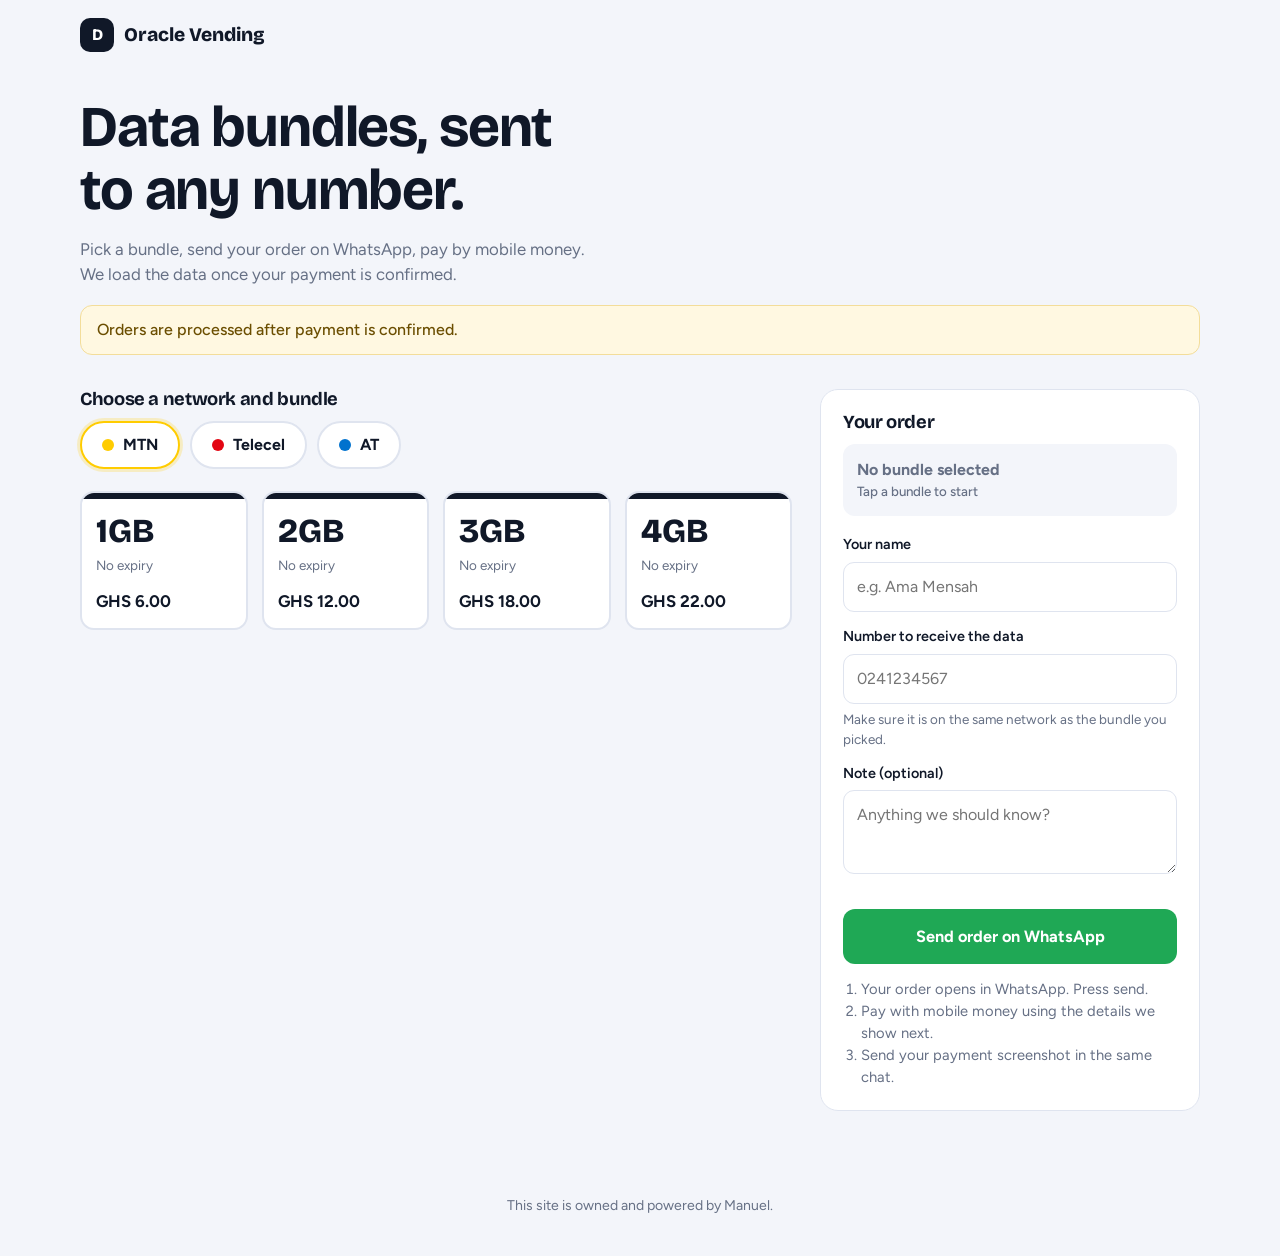
<file: index.html>
<!DOCTYPE html>
<html lang="en">
<head>
  <meta charset="UTF-8">
  <meta name="viewport" content="width=device-width, initial-scale=1">
  <title>Buy Data Bundles</title>
  <meta name="description" content="Order MTN, Telecel and AT data bundles and pay by mobile money.">
  <link rel="stylesheet" href="style.css">
</head>
<body>
  <header class="site-head">
    <div class="wrap">
      <div class="brand"><span class="mark">D</span><span id="shopName">Data Shop</span></div>
    </div>
  </header>

  <main class="wrap">
    <section class="hero">
      <h1>Data bundles, sent to any number.</h1>
      <p>Pick a bundle, send your order on WhatsApp, pay by mobile money. We load the data once your payment is confirmed.</p>
      <div class="notice hidden" id="notice"></div>
    </section>

    <div class="layout">
      <section aria-labelledby="pick-title">
        <h2 class="step-title" id="pick-title">Choose a network and bundle</h2>
        <div class="nets" id="nets" role="group" aria-label="Network"></div>
        <div class="grid" id="grid"></div>
      </section>

      <aside class="panel order-panel" id="orderPanel" aria-live="polite">
        <!-- Order form -->
        <div id="formView">
          <h2 class="step-title">Your order</h2>
          <div class="summary" id="summary">
            <div class="what"><span class="muted">No bundle selected</span><small>Tap a bundle to start</small></div>
          </div>
          <form id="orderForm" novalidate>
            <div class="field">
              <label for="name">Your name</label>
              <input id="name" type="text" autocomplete="name" placeholder="e.g. Ama Mensah" maxlength="60">
            </div>
            <div class="field">
              <label for="phone">Number to receive the data</label>
              <input id="phone" type="tel" inputmode="numeric" autocomplete="tel" placeholder="0241234567" maxlength="14">
              <div class="hint">Make sure it is on the same network as the bundle you picked.</div>
            </div>
            <div class="field">
              <label for="note">Note (optional)</label>
              <textarea id="note" maxlength="200" placeholder="Anything we should know?"></textarea>
            </div>
            <div class="err" id="formErr"></div>
            <button type="submit" class="btn wa">Send order on WhatsApp</button>
          </form>
          <ol class="steps">
            <li>Your order opens in WhatsApp. Press send.</li>
            <li>Pay with mobile money using the details we show next.</li>
            <li>Send your payment screenshot in the same chat.</li>
          </ol>
        </div>

        <!-- After order -->
        <div id="doneView" class="hidden">
          <h2 class="step-title">Order ready to send</h2>
          <p class="muted" style="margin-top:0">Order number <strong id="doneId"></strong></p>
          <div class="pay-box">
            <p>Pay <strong class="big" id="doneAmt"></strong> to:</p>
            <p><strong id="payNumber"></strong></p>
            <p class="muted" id="payName"></p>
            <p>Use <strong id="payRef"></strong> as the reference.</p>
          </div>
          <p class="hint" style="margin-bottom:14px">If WhatsApp did not open, use the button below. Then send your payment screenshot in the chat.</p>
          <a class="btn wa" id="waAgain" target="_blank" rel="noopener">Open WhatsApp</a>
          <button class="btn ghost" id="newOrder" style="width:100%;margin-top:10px">Place another order</button>
        </div>
      </aside>
    </div>
  </main>

  <footer class="foot">This site is owned and powered by Manuel.</footer>
  <div class="toast" id="toast" role="status"></div>

  <script src="config.js"></script>
  <script src="common.js"></script>
  <script src="shop.js"></script>
</body>
</html>
</file>
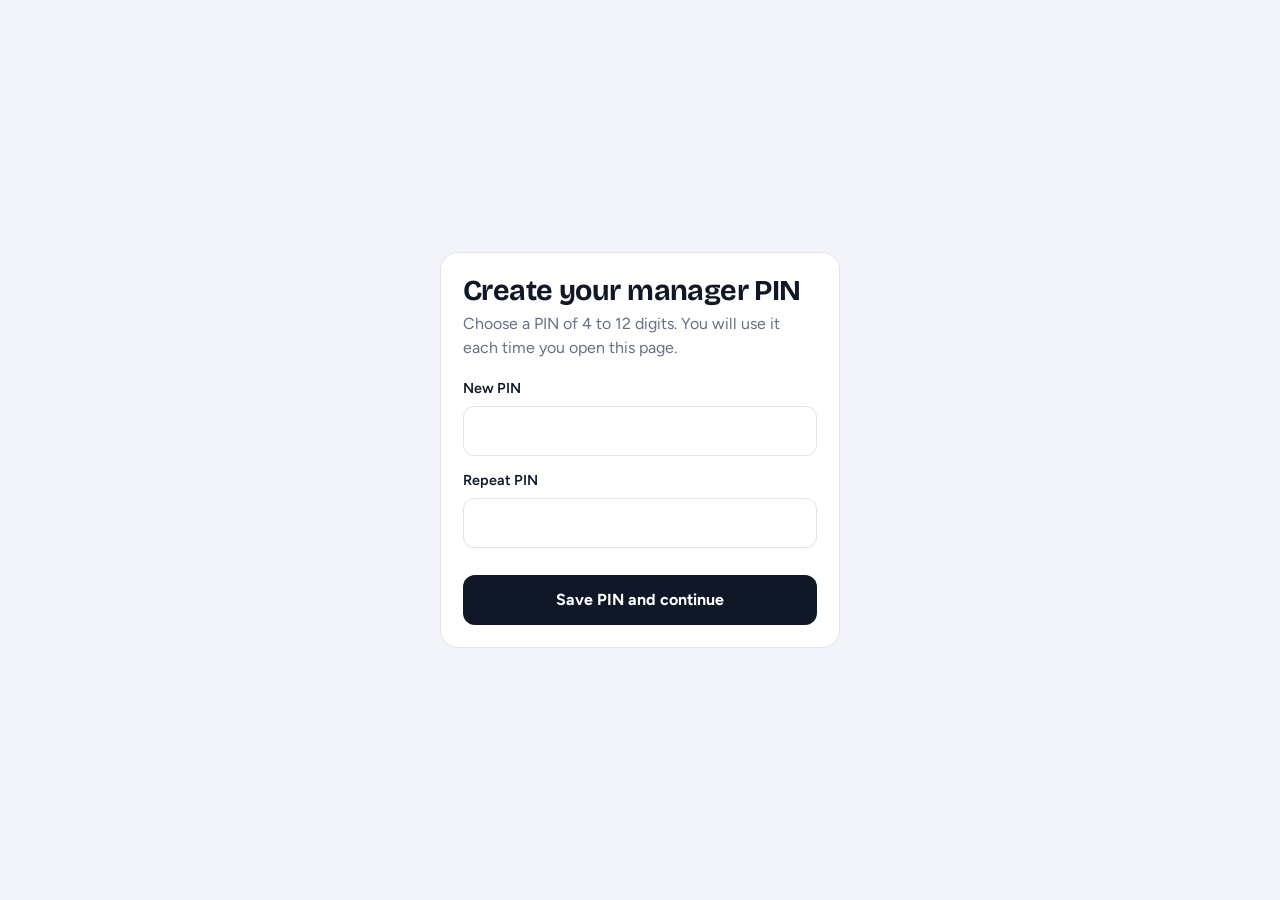
<file: admin.html>
<!DOCTYPE html>
<html lang="en">
<head>
  <meta charset="UTF-8">
  <meta name="viewport" content="width=device-width, initial-scale=1">
  <meta name="robots" content="noindex, nofollow">
  <title>Manager Dashboard</title>
  <link rel="stylesheet" href="style.css">
</head>
<body>

  <!-- Sign in / set PIN -->
  <div class="auth-wrap" id="auth">
    <div class="panel auth-card">
      <h1 id="authTitle">Manager sign in</h1>
      <p id="authText">Enter your PIN to open the dashboard.</p>
      <form id="authForm">
        <div class="field">
          <label for="pin" id="pinLabel">PIN</label>
          <input id="pin" type="password" inputmode="numeric" autocomplete="current-password" maxlength="12">
        </div>
        <div class="field hidden" id="pin2Field">
          <label for="pin2">Repeat PIN</label>
          <input id="pin2" type="password" inputmode="numeric" maxlength="12">
        </div>
        <div class="err" id="authErr"></div>
        <button class="btn" style="width:100%" type="submit" id="authBtn">Open dashboard</button>
      </form>
    </div>
  </div>

  <!-- Dashboard -->
  <div id="app" class="hidden">
    <div class="admin-bar">
      <div class="wrap">
        <div class="brand"><span class="mark">D</span><span id="adminShop">Manager</span></div>
        <div class="tabs" role="tablist">
          <button class="tab" role="tab" data-tab="orders" aria-selected="true">Orders</button>
          <button class="tab" role="tab" data-tab="prices" aria-selected="false">Prices</button>
          <button class="tab" role="tab" data-tab="settings" aria-selected="false">Settings</button>
        </div>
        <button class="btn ghost sm" id="logout">Sign out</button>
      </div>
    </div>

    <main class="wrap page">
      <div class="banner warn hidden" id="pubBanner">
        You have price or settings changes that customers cannot see yet.
        <button class="btn sm" id="pubNow" style="margin-left:8px">Publish changes</button>
      </div>

      <!-- ORDERS -->
      <section id="tab-orders">
        <div class="stats">
          <div class="stat"><span>Orders today</span><strong id="stToday">0</strong></div>
          <div class="stat"><span>Waiting for payment</span><strong id="stPending">0</strong></div>
          <div class="stat"><span>Paid today</span><strong id="stRevToday">GHS 0.00</strong></div>
          <div class="stat"><span>Paid, all time</span><strong id="stRevAll">GHS 0.00</strong></div>
        </div>

        <div class="toolbar">
          <input id="search" type="search" placeholder="Search name, number or order ID">
          <select id="filter" aria-label="Filter by status">
            <option value="">All statuses</option>
            <option>Pending</option><option>Paid</option><option>Delivered</option><option>Cancelled</option>
          </select>
          <span class="spacer"></span>
          <button class="btn sm" id="importBtn">Import from WhatsApp</button>
          <button class="btn ghost sm" id="csvBtn">Download CSV</button>
        </div>

        <div class="table-wrap">
          <table>
            <thead>
              <tr><th>Date</th><th>Order ID</th><th>Customer</th><th>Send data to</th><th>Bundle</th><th>Amount</th><th>Status</th><th></th></tr>
            </thead>
            <tbody id="ordersBody"></tbody>
          </table>
        </div>
        <div class="empty hidden" id="ordersEmpty" style="margin-top:14px">
          No orders yet. When a customer sends an order on WhatsApp, copy the message and choose Import from WhatsApp.
        </div>
      </section>

      <!-- PRICES -->
      <section id="tab-prices" class="hidden">
        <div class="stats" style="grid-template-columns:1fr;margin-bottom:12px">
          <div class="stat"><span>Edit a price and it saves on this device. Choose Publish changes to update the customer page.</span></div>
        </div>
        <div class="toolbar">
          <button class="btn sm" id="addBundle">Add bundle</button>
          <span class="spacer"></span>
          <button class="btn sm" id="publishBtn">Publish changes</button>
        </div>
        <div class="table-wrap">
          <table>
            <thead>
              <tr><th>Network</th><th>Bundle</th><th>Price (GHS)</th><th>Validity</th><th>On sale</th><th></th></tr>
            </thead>
            <tbody id="pricesBody"></tbody>
          </table>
        </div>
        <datalist id="netList"><option value="MTN"><option value="Telecel"><option value="AT"></datalist>
      </section>

      <!-- SETTINGS -->
      <section id="tab-settings" class="hidden">
        <div class="panel" style="margin-top:22px">
          <h2 class="step-title">Shop details</h2>
          <div class="settings-grid">
            <div class="field"><label for="sShop">Shop name</label><input id="sShop"></div>
            <div class="field"><label for="sWa">WhatsApp number for orders</label><input id="sWa" inputmode="numeric" placeholder="0241234567"><div class="hint">Customers' orders open a chat with this number.</div></div>
            <div class="field"><label for="sMomo">Mobile money number</label><input id="sMomo" inputmode="numeric"></div>
            <div class="field"><label for="sMomoName">Mobile money account name</label><input id="sMomoName"></div>
            <div class="field"><label for="sMomoNet">Mobile money network</label><input id="sMomoNet" placeholder="MTN MoMo"></div>
            <div class="field"><label for="sNotice">Notice on the shop page (optional)</label><input id="sNotice"></div>
          </div>
          <button class="btn" id="saveSettings">Save settings</button>
        </div>

        <div class="panel" style="margin-top:18px">
          <h2 class="step-title">Change PIN</h2>
          <div class="settings-grid">
            <div class="field"><label for="newPin">New PIN (4 to 12 digits)</label><input id="newPin" type="password" inputmode="numeric" maxlength="12"></div>
          </div>
          <div class="err" id="pinErr"></div>
          <button class="btn ghost" id="savePin">Change PIN</button>
        </div>
      </section>
    </main>
  </div>

  <!-- Import modal -->
  <div class="modal-back hidden" id="importModal">
    <div class="modal" role="dialog" aria-modal="true" aria-labelledby="impTitle">
      <h2 id="impTitle">Import orders from WhatsApp</h2>
      <p class="muted" style="margin-top:0">Paste one or more order messages. Orders already imported are skipped.</p>
      <textarea id="importText" style="min-height:180px" placeholder="Paste the WhatsApp message here"></textarea>
      <div class="err" id="importErr"></div>
      <div class="row">
        <button class="btn ghost" id="importCancel">Cancel</button>
        <button class="btn" id="importGo">Import orders</button>
      </div>
    </div>
  </div>

  <div class="toast" id="toast" role="status"></div>

  <script src="config.js"></script>
  <script src="common.js"></script>
  <script src="admin.js"></script>
</body>
</html>
</file>
<file: style.css>
/* ===== Data Bundle Shop — shared styles (shop + manager dashboard) ===== */
@import url('https://fonts.googleapis.com/css2?family=Bricolage+Grotesque:wght@500;700;800&family=Figtree:wght@400;500;600;700&display=swap');

:root {
  --paper: #f3f5fa;
  --panel: #ffffff;
  --ink: #101828;
  --muted: #667085;
  --line: #dfe4ef;
  --wa: #1fa855;
  --wa-dark: #178a45;
  --good: #1fa855;
  --warn: #b7791f;
  --bad: #d92d20;
  --mtn: #ffcc00;
  --telecel: #e30613;
  --at: #0072ce;
  --net: #101828;
  --radius: 14px;
  --display: 'Bricolage Grotesque', 'Segoe UI', system-ui, sans-serif;
  --body: 'Figtree', 'Segoe UI', system-ui, -apple-system, sans-serif;
}

* { box-sizing: border-box; }
html { scroll-behavior: smooth; }
body {
  margin: 0;
  font-family: var(--body);
  background: var(--paper);
  color: var(--ink);
  line-height: 1.5;
  -webkit-font-smoothing: antialiased;
}
h1, h2, h3 { font-family: var(--display); margin: 0; line-height: 1.1; letter-spacing: -0.02em; }
a { color: inherit; }
button, input, select, textarea { font: inherit; color: inherit; }
:focus-visible { outline: 3px solid #2438ff; outline-offset: 2px; }

.wrap { width: min(1120px, 100% - 32px); margin-inline: auto; }
.hidden { display: none !important; }

/* ---------- buttons ---------- */
.btn {
  display: inline-flex; align-items: center; justify-content: center; gap: 8px;
  border: 0; border-radius: 12px; padding: 13px 20px; cursor: pointer;
  font-weight: 700; background: var(--ink); color: #fff; text-decoration: none;
  transition: transform .08s ease, background .15s ease;
}
.btn:active { transform: scale(.98); }
.btn:hover { background: #1d2939; }
.btn.wa { background: var(--wa); width: 100%; font-size: 1.02rem; padding: 15px 20px; }
.btn.wa:hover { background: var(--wa-dark); }
.btn.ghost { background: transparent; color: var(--ink); border: 1.5px solid var(--line); }
.btn.ghost:hover { background: #fff; border-color: var(--ink); }
.btn.danger { background: transparent; color: var(--bad); border: 1.5px solid #f4c7c3; }
.btn.danger:hover { background: #fef3f2; }
.btn.sm { padding: 8px 13px; font-size: .88rem; border-radius: 10px; }

/* ---------- form fields ---------- */
label { display: block; font-weight: 600; font-size: .9rem; margin: 0 0 6px; }
.field { margin-bottom: 14px; }
input, select, textarea {
  width: 100%; padding: 12px 13px; border: 1.5px solid var(--line);
  border-radius: 11px; background: #fff; transition: border-color .15s;
}
input:focus, select:focus, textarea:focus { border-color: var(--ink); outline: none; }
textarea { resize: vertical; min-height: 84px; }
.hint { color: var(--muted); font-size: .84rem; margin-top: 5px; }
.err { color: var(--bad); font-size: .86rem; margin-top: 5px; min-height: 1em; }

/* ---------- SHOP: header & hero ---------- */
.site-head { padding: 18px 0; }
.brand { display: flex; align-items: center; gap: 10px; font-family: var(--display); font-weight: 800; font-size: 1.2rem; }
.brand .mark {
  width: 34px; height: 34px; border-radius: 10px; background: var(--ink); color: #fff;
  display: grid; place-items: center; font-size: 1rem;
}
.hero { padding: 26px 0 8px; }
.hero h1 { font-size: clamp(2.1rem, 6vw, 3.6rem); max-width: 14ch; }
.hero p { color: var(--muted); max-width: 46ch; margin: 14px 0 0; font-size: 1.05rem; }
.notice {
  margin-top: 18px; padding: 12px 16px; border-radius: 12px; background: #fff8e1;
  border: 1px solid #f3dd9a; color: #6b4e00; font-weight: 500;
}

.layout { display: grid; grid-template-columns: 1fr 380px; gap: 28px; align-items: start; padding: 26px 0 60px; }
@media (max-width: 920px) { .layout { grid-template-columns: 1fr; } }

.step-title { font-size: 1.15rem; margin: 0 0 12px; }

/* network switcher */
.nets { display: flex; gap: 10px; flex-wrap: wrap; margin-bottom: 22px; }
.net-btn {
  --net: var(--ink);
  border: 2px solid var(--line); background: #fff; border-radius: 999px;
  padding: 10px 20px; font-weight: 700; cursor: pointer; display: inline-flex; align-items: center; gap: 9px;
}
.net-btn::before { content: ''; width: 12px; height: 12px; border-radius: 50%; background: var(--net); }
.net-btn[aria-pressed="true"] { border-color: var(--net); box-shadow: 0 0 0 3px color-mix(in srgb, var(--net) 22%, transparent); }

[data-net="mtn"] { --net: var(--mtn); }
[data-net="telecel"] { --net: var(--telecel); }
[data-net="at"], [data-net="airteltigo"] { --net: var(--at); }

/* bundle cards */
.grid { display: grid; grid-template-columns: repeat(auto-fill, minmax(150px, 1fr)); gap: 14px; }
.bundle {
  --net: var(--ink);
  position: relative; text-align: left; cursor: pointer; background: #fff;
  border: 2px solid var(--line); border-radius: var(--radius); padding: 16px 14px 14px;
  overflow: hidden; transition: border-color .15s, transform .12s;
}
.bundle::before { content: ''; position: absolute; inset: 0 0 auto 0; height: 6px; background: var(--net); }
.bundle:hover { transform: translateY(-2px); }
.bundle .size { font-family: var(--display); font-weight: 800; font-size: 2.1rem; line-height: 1; margin-top: 6px; }
.bundle .valid { color: var(--muted); font-size: .84rem; margin-top: 6px; min-height: 1.2em; }
.bundle .price { font-weight: 700; margin-top: 14px; font-size: 1.05rem; }
.bundle[aria-pressed="true"] { border-color: var(--ink); background: #fafbff; }
.bundle[aria-pressed="true"]::after {
  content: '✓'; position: absolute; top: 14px; right: 12px; width: 22px; height: 22px;
  border-radius: 50%; background: var(--ink); color: #fff; font-size: .8rem; display: grid; place-items: center;
}
.empty { padding: 30px; text-align: center; color: var(--muted); background: #fff; border: 1.5px dashed var(--line); border-radius: var(--radius); }

/* order panel */
.panel { background: var(--panel); border: 1.5px solid var(--line); border-radius: 18px; padding: 22px; }
.order-panel { position: sticky; top: 16px; }
@media (max-width: 920px) { .order-panel { position: static; } }
.summary { display: flex; justify-content: space-between; align-items: center; gap: 12px; padding: 14px; border-radius: 12px; background: var(--paper); margin-bottom: 18px; }
.summary .what { font-weight: 700; }
.summary .what small { display: block; color: var(--muted); font-weight: 500; }
.summary .amt { font-family: var(--display); font-weight: 800; font-size: 1.4rem; }
.pay-box { background: #f0fbf4; border: 1.5px solid #b7e6c8; border-radius: 12px; padding: 14px; margin: 14px 0; }
.pay-box p { margin: 0 0 6px; }
.pay-box strong.big { font-family: var(--display); font-size: 1.25rem; }
.steps { color: var(--muted); font-size: .92rem; padding-left: 18px; margin: 14px 0 0; }

.toast {
  position: fixed; left: 50%; bottom: 22px; transform: translateX(-50%) translateY(30px);
  background: var(--ink); color: #fff; padding: 12px 18px; border-radius: 12px; font-weight: 600;
  opacity: 0; pointer-events: none; transition: .25s; z-index: 50; max-width: calc(100% - 32px);
}
.toast.show { opacity: 1; transform: translateX(-50%) translateY(0); }

.foot { padding: 24px 0 40px; color: var(--muted); font-size: .88rem; text-align: center; }

/* ---------- ADMIN ---------- */
.auth-wrap { min-height: 100vh; display: grid; place-items: center; padding: 20px; }
.auth-card { width: min(400px, 100%); }
.auth-card h1 { font-size: 1.8rem; margin-bottom: 6px; }
.auth-card p { color: var(--muted); margin: 0 0 18px; }

.admin-bar { background: #fff; border-bottom: 1.5px solid var(--line); position: sticky; top: 0; z-index: 10; }
.admin-bar .wrap { display: flex; align-items: center; justify-content: space-between; gap: 14px; padding: 12px 0; flex-wrap: wrap; }
.tabs { display: flex; gap: 6px; flex-wrap: wrap; }
.tab { border: 0; background: transparent; padding: 9px 16px; border-radius: 10px; font-weight: 700; cursor: pointer; color: var(--muted); }
.tab[aria-selected="true"] { background: var(--ink); color: #fff; }

.stats { display: grid; grid-template-columns: repeat(4, 1fr); gap: 12px; margin: 22px 0; }
@media (max-width: 760px) { .stats { grid-template-columns: repeat(2, 1fr); } }
.stat { background: #fff; border: 1.5px solid var(--line); border-radius: var(--radius); padding: 16px; }
.stat span { color: var(--muted); font-size: .86rem; font-weight: 600; }
.stat strong { display: block; font-family: var(--display); font-size: 1.7rem; margin-top: 4px; }

.banner { padding: 12px 16px; border-radius: 12px; margin: 18px 0 0; font-weight: 500; }
.banner.warn { background: #fff8e1; border: 1px solid #f3dd9a; color: #6b4e00; }
.banner.ok { background: #f0fbf4; border: 1px solid #b7e6c8; color: #14532d; }

.toolbar { display: flex; gap: 10px; flex-wrap: wrap; align-items: center; margin-bottom: 14px; }
.toolbar input, .toolbar select { width: auto; flex: 1 1 160px; }
.toolbar .spacer { flex: 100 1 0; }

.table-wrap { overflow-x: auto; background: #fff; border: 1.5px solid var(--line); border-radius: var(--radius); }
table { width: 100%; border-collapse: collapse; min-width: 760px; }
th, td { text-align: left; padding: 12px 14px; border-bottom: 1px solid var(--line); vertical-align: middle; font-size: .93rem; }
th { background: #fafbfe; font-size: .82rem; color: var(--muted); font-weight: 700; }
tr:last-child td { border-bottom: 0; }
td input, td select { padding: 8px 10px; border-radius: 9px; min-width: 90px; }
td.num input { max-width: 110px; }
.row-actions { display: flex; gap: 6px; flex-wrap: wrap; }
.status { font-weight: 700; border-radius: 9px; padding: 7px 9px; }
.status[data-s="Pending"] { background: #fff8e1; border-color: #f3dd9a; }
.status[data-s="Paid"] { background: #eaf2ff; border-color: #b9d2ff; }
.status[data-s="Delivered"] { background: #f0fbf4; border-color: #b7e6c8; }
.status[data-s="Cancelled"] { background: #fef3f2; border-color: #f4c7c3; }
.muted { color: var(--muted); }
.page { padding-bottom: 60px; }

.modal-back { position: fixed; inset: 0; background: rgba(16, 24, 40, .55); display: grid; place-items: center; padding: 16px; z-index: 40; }
.modal { background: #fff; border-radius: 18px; padding: 22px; width: min(560px, 100%); max-height: 90vh; overflow: auto; }
.modal h2 { font-size: 1.4rem; margin-bottom: 8px; }
.modal .row { display: flex; gap: 10px; justify-content: flex-end; margin-top: 14px; }
.settings-grid { display: grid; grid-template-columns: 1fr 1fr; gap: 0 16px; }
@media (max-width: 640px) { .settings-grid { grid-template-columns: 1fr; } }

@media (prefers-reduced-motion: reduce) { * { transition: none !important; scroll-behavior: auto !important; } }
</file>
